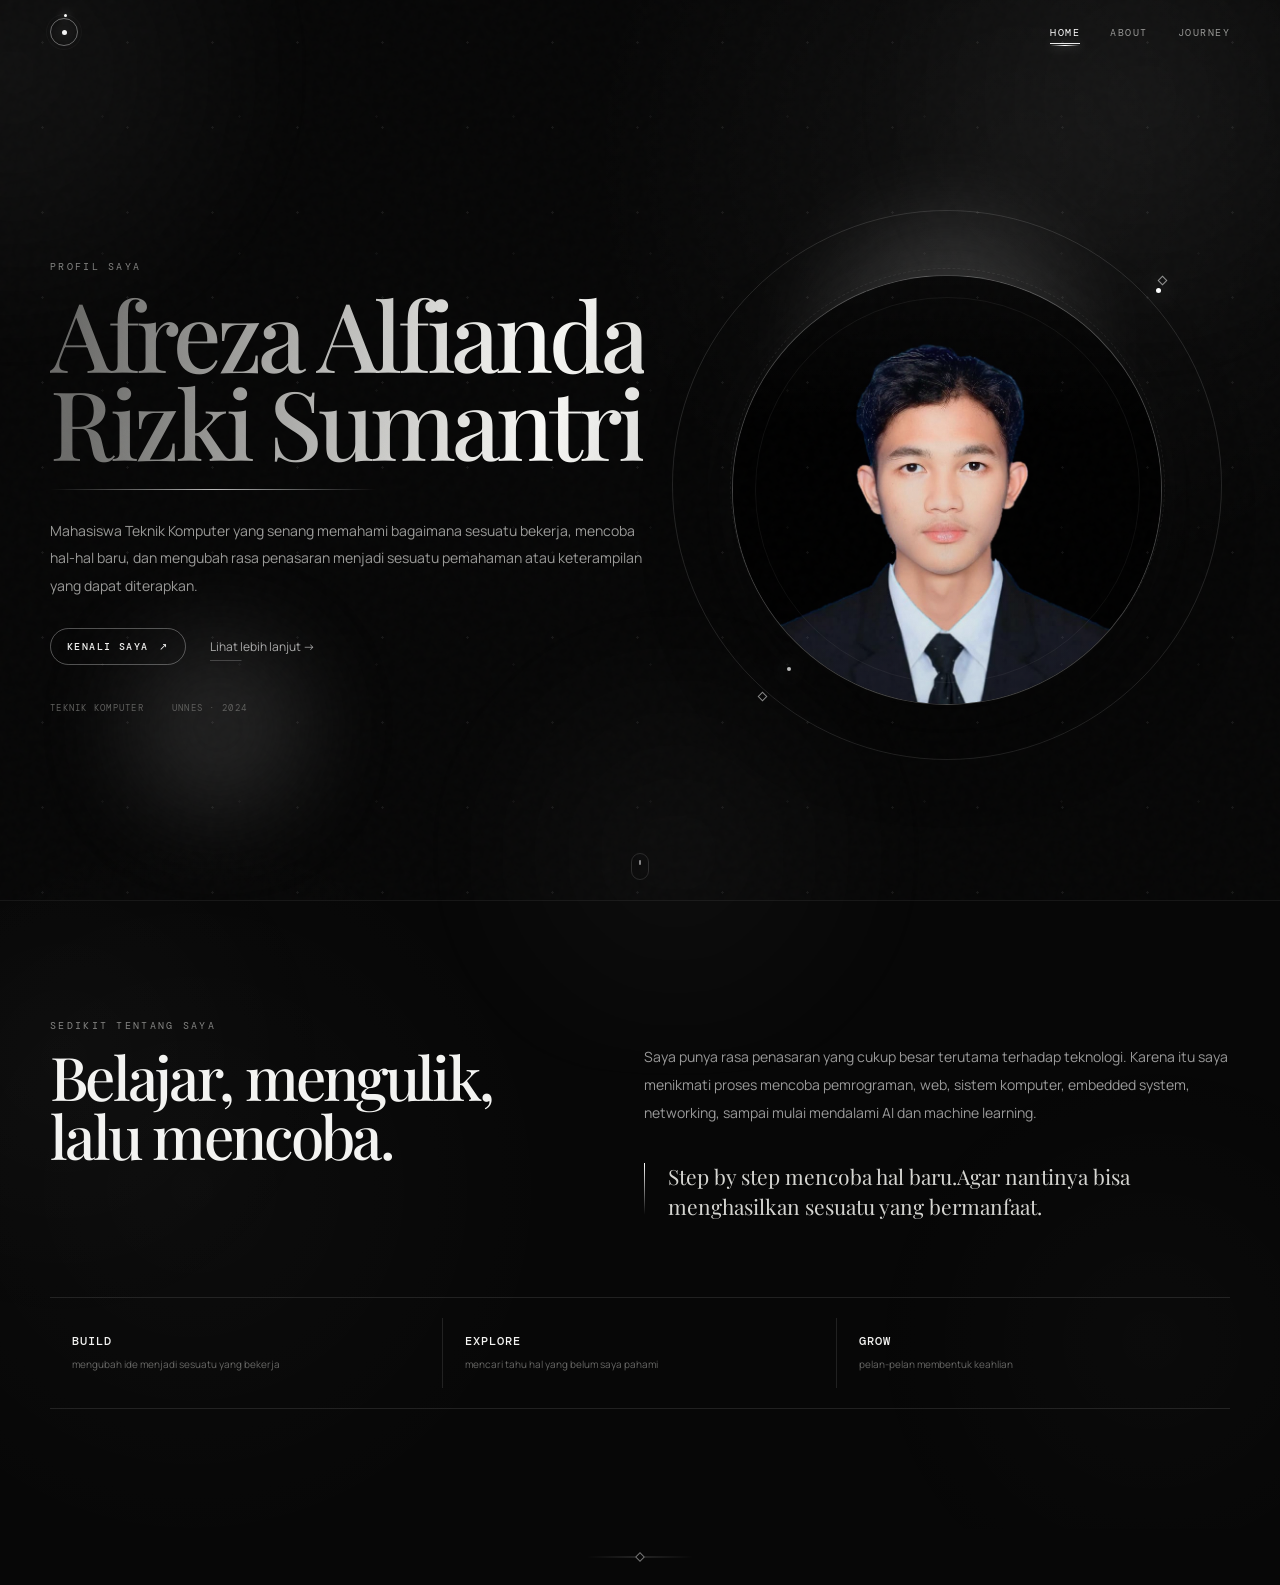
<file: index.html>
<!doctype html>
<html lang="id">
<head>
  <meta charset="UTF-8">
  <meta name="viewport" content="width=device-width, initial-scale=1.0">
  <meta name="description" content="Profil personal Afreza Alfianda Rizki Sumantri — mahasiswa Teknik Komputer.">
  <title>Profil Saya — Afreza Alfianda Rizki Sumantri</title>
  <link rel="stylesheet" href="styles.css">
</head>
<body data-page="home">
  <div class="page-shell">
    <header class="navbar">
      <div class="container nav-inner">
        <a class="brand-mark" href="index.html" aria-label="Profil Saya"><span></span></a>
        <nav class="nav-links" aria-label="Navigasi utama">
          <a data-page="home" href="index.html">Home</a>
          <a data-page="about" href="about.html">About</a>
          <a data-page="journey" href="journey.html">Journey</a>
        </nav>
      </div>
    </header>

    <main>
      <section class="section home-hero">
        <div class="hero-glow hero-glow-a"></div>
        <div class="hero-glow hero-glow-b"></div>
        <div class="container hero-grid">
          <div class="hero-copy">
            <div class="eyebrow reveal-fast">Profil Saya</div>
            <h1 class="display hero-name" aria-label="Afreza Alfianda Rizki Sumantri">
              <span>Afreza Alfianda</span>
              <span>Rizki Sumantri</span>
            </h1>
            <div class="name-sheen" aria-hidden="true"></div>
            <p class="hero-lead reveal-fast">Mahasiswa Teknik Komputer yang senang memahami bagaimana sesuatu bekerja, mencoba hal-hal baru, dan mengubah rasa penasaran menjadi sesuatu pemahaman atau keterampilan yang dapat diterapkan.</p>
            <div class="hero-actions reveal-fast">
              <a class="btn btn-primary magnetic" href="about.html">Kenali Saya <span>↗</span></a>
              <a class="text-link magnetic" href="journey.html">Lihat lebih lanjut <span>→</span></a>
            </div>
            <div class="hero-meta reveal-fast">
              <span>Teknik Komputer</span>
              <span>UNNES · 2024</span>
            </div>
          </div>

          <div class="portrait-stage" aria-label="Foto profil Afreza">
            <div class="portrait-aura"></div>
            <div class="portrait-ring ring-one"></div>
            <div class="portrait-ring ring-two"></div>
            <div class="portrait-spark spark-one"></div>
            <div class="portrait-spark spark-two"></div>
            <div class="portrait-circle">
              <img src="assets/profile-new.jpg" alt="Foto profil Afreza Alfianda Rizki Sumantri">
            </div>
          </div>
        </div>

        <div class="scroll-cue" aria-hidden="true">
          <span></span>
        </div>
      </section>

      <section class="section home-about">
        <div class="container home-about-grid">
          <div class="home-intro reveal">
            <div class="eyebrow">Sedikit tentang saya</div>
            <h2 class="display">Belajar, mengulik, lalu mencoba.</h2>
          </div>
          <div class="about-copy reveal">
            <p>Saya punya rasa penasaran yang cukup besar terutama terhadap teknologi. Karena itu saya menikmati proses mencoba pemrograman, web, sistem komputer, embedded system, networking, sampai mulai mendalami AI dan machine learning.</p>
            <p class="about-note">Step by step mencoba hal baru.Agar nantinya bisa menghasilkan sesuatu yang bermanfaat.</p>
          </div>
        </div>

        <div class="container home-traits">
          <div class="trait reveal"><span class="trait-line"></span><strong>Build</strong><small>mengubah ide menjadi sesuatu yang bekerja</small></div>
          <div class="trait reveal"><span class="trait-line"></span><strong>Explore</strong><small>mencari tahu hal yang belum saya pahami</small></div>
          <div class="trait reveal"><span class="trait-line"></span><strong>Grow</strong><small>pelan-pelan membentuk keahlian</small></div>
        </div>
      </section>
    </main>
    <div class="page-end" aria-hidden="true"></div>
  </div>
  <script src="script.js"></script>
</body>
</html>
</file>
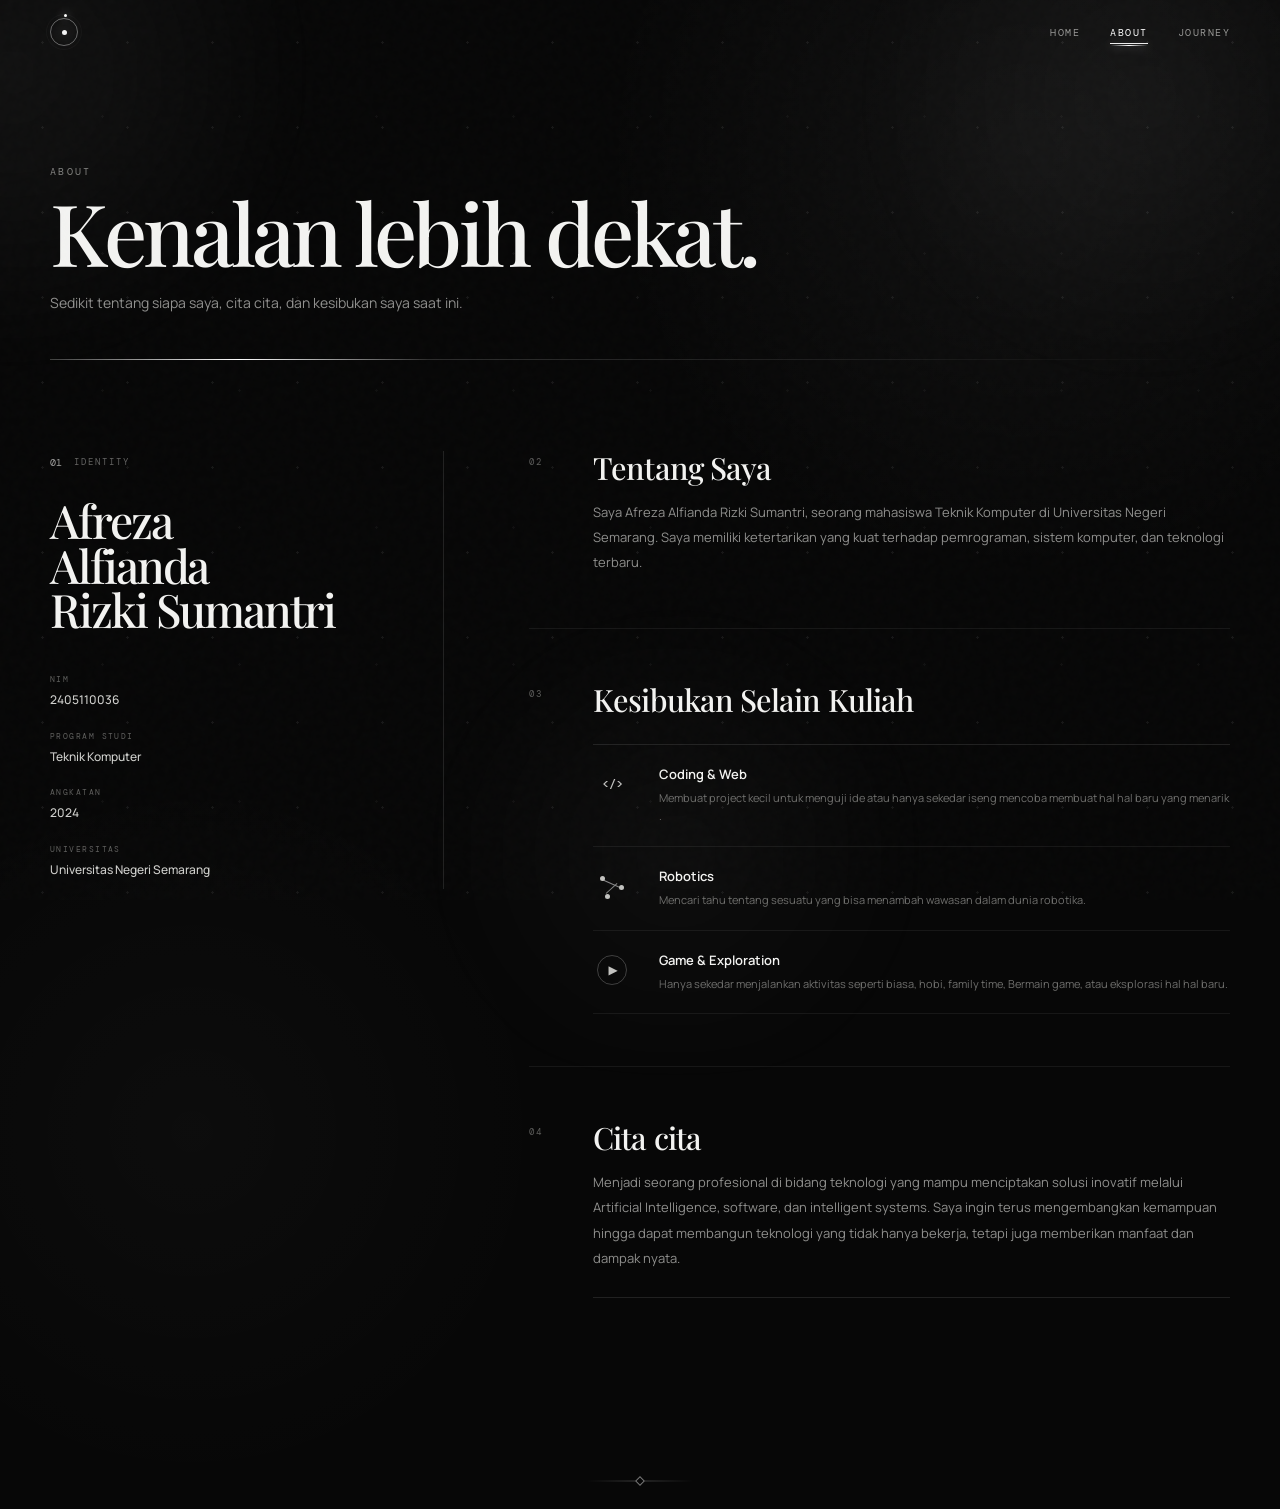
<file: about.html>
<!doctype html>
<html lang="id">
<head>
  <meta charset="UTF-8">
  <meta name="viewport" content="width=device-width, initial-scale=1.0">
  <meta name="description" content="Tentang Afreza Alfianda Rizki Sumantri, mahasiswa Teknik Komputer.">
  <title>About — Afreza Alfianda Rizki Sumantri</title>
  <link rel="stylesheet" href="styles.css">
</head>
<body data-page="about">
  <div class="page-shell">
    <header class="navbar"><div class="container nav-inner">
      <a class="brand-mark" href="index.html" aria-label="Profil Saya"><span></span></a>
      <nav class="nav-links" aria-label="Navigasi utama">
        <a data-page="home" href="index.html">Home</a>
        <a data-page="about" href="about.html">About</a>
        <a data-page="journey" href="journey.html">Journey</a>
      </nav>
    </div></header>

    <main>
      <section class="inner-hero about-hero">
        <div class="container">
          <div class="eyebrow reveal-fast">About</div>
          <h1 class="display reveal-fast">Kenalan lebih dekat.</h1>
          <p class="reveal-fast">Sedikit tentang siapa saya, cita cita, dan kesibukan saya saat ini.</p>
          <div class="rule reveal-fast"></div>
        </div>
      </section>

      <section class="container about-layout">
        <aside class="identity-panel reveal">
          <div class="identity-top">
            <span class="identity-number">01</span>
            <span class="identity-caption">Identity</span>
          </div>
          <h2 class="display">Afreza<br>Alfianda<br>Rizki Sumantri</h2>
          <div class="identity-details">
            <div><small>NIM</small><strong>2405110036</strong></div>
            <div><small>Program Studi</small><strong>Teknik Komputer</strong></div>
            <div><small>Angkatan</small><strong>2024</strong></div>
            <div><small>Universitas</small><strong>Universitas Negeri Semarang</strong></div>
          </div>
        </aside>

        <div class="about-content">
          <article class="editorial-block reveal">
            <span class="section-index">02</span>
            <div>
              <h3>Tentang Saya</h3>
              <p>Saya Afreza Alfianda Rizki Sumantri, seorang mahasiswa Teknik Komputer di Universitas Negeri Semarang. Saya memiliki ketertarikan yang kuat terhadap pemrograman, sistem komputer, dan teknologi terbaru.</p>
            </div>
          </article>

          <article class="editorial-block reveal">
            <span class="section-index">03</span>
            <div>
              <h3>Kesibukan Selain Kuliah</h3>
              <div class="interest-list">
                <div class="interest-row">
                  <div class="interest-icon icon-code" aria-hidden="true"><span>&lt;/&gt;</span></div>
                  <div><h4>Coding & Web</h4><p>Membuat project kecil untuk menguji ide atau hanya sekedar iseng mencoba membuat hal hal baru yang menarik
                    .</p></div>
                </div>
                <div class="interest-row">
                  <div class="interest-icon icon-node" aria-hidden="true"><i></i><i></i><i></i></div>
                  <div><h4>Robotics </h4><p>Mencari tahu tentang sesuatu yang bisa menambah wawasan dalam dunia robotika.</p></div>
                </div>
                <div class="interest-row">
                  <div class="interest-icon icon-play" aria-hidden="true"><span>▶</span></div>
                  <div><h4>Game & Exploration</h4><p>Hanya sekedar menjalankan aktivitas seperti biasa, hobi, family time, Bermain game, atau eksplorasi hal hal baru.</p></div>
                </div>
              </div>
            </div>
          </article>

          <article class="editorial-block reveal focus-block">
            <span class="section-index">04</span>
            <div>
              <h3>Cita cita</h3>
              <p>Menjadi seorang profesional di bidang teknologi yang mampu menciptakan solusi inovatif melalui Artificial Intelligence, software, dan intelligent systems. Saya ingin terus mengembangkan kemampuan hingga dapat membangun teknologi yang tidak hanya bekerja, tetapi juga memberikan manfaat dan dampak nyata.</p>
              <div class="focus-words">
            </div>
          </article>
        </div>
      </section>
    </main>
    <div class="page-end" aria-hidden="true"></div>
  </div>
  <script src="script.js"></script>
</body>
</html>
</file>
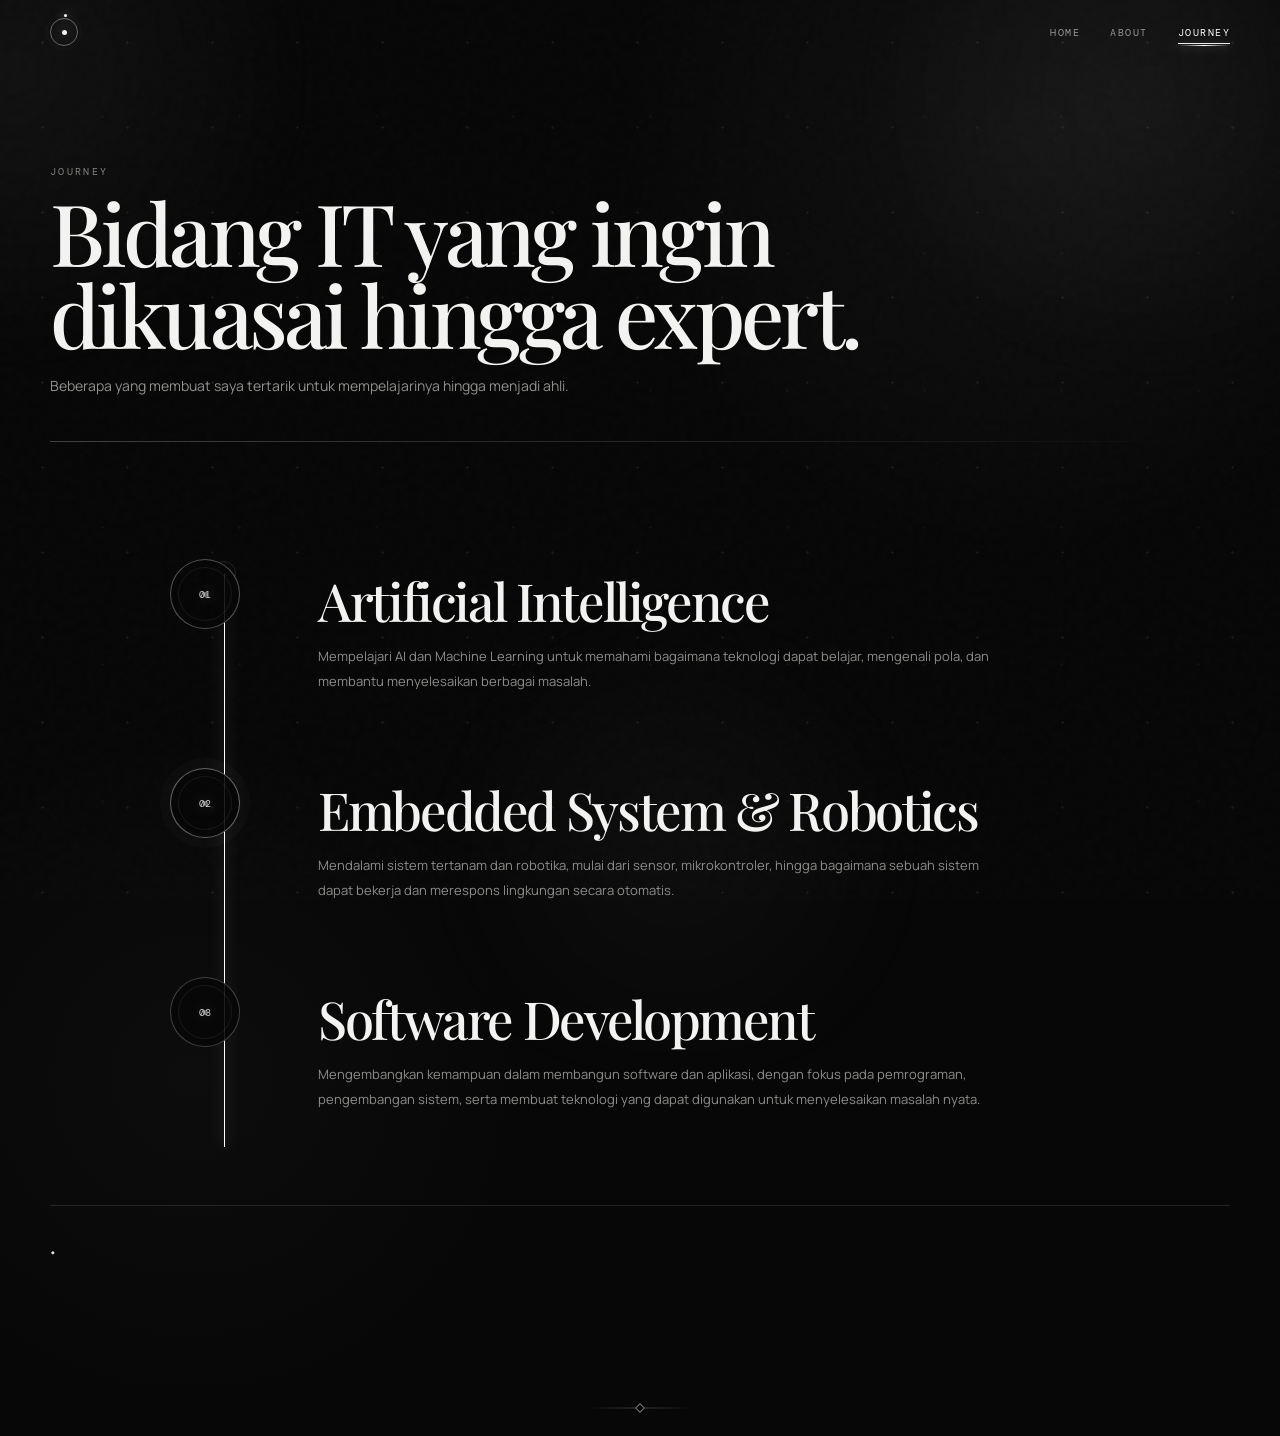
<file: journey.html>
<!doctype html>
<html lang="id">
<head>
  <meta charset="UTF-8">
  <meta name="viewport" content="width=device-width, initial-scale=1.0">
  <meta name="description" content="Journey dan tujuan belajar teknologi Afreza Alfianda Rizki Sumantri.">
  <title>Journey — Afreza Alfianda Rizki Sumantri</title>
  <link rel="stylesheet" href="styles.css">
</head>
<body data-page="journey">
  <div class="page-shell">
    <header class="navbar"><div class="container nav-inner">
      <a class="brand-mark" href="index.html" aria-label="Profil Saya"><span></span></a>
      <nav class="nav-links" aria-label="Navigasi utama">
        <a data-page="home" href="index.html">Home</a>
        <a data-page="about" href="about.html">About</a>
        <a data-page="journey" href="journey.html">Journey</a>
      </nav>
    </div></header>

    <main>
      <section class="inner-hero journey-hero">
        <div class="container">
          <div class="eyebrow reveal-fast">Journey</div>
          <h1 class="display reveal-fast">Bidang IT yang ingin dikuasai hingga expert.</h1>
          <p class="reveal-fast">Beberapa yang membuat saya tertarik untuk mempelajarinya hingga menjadi ahli.</p>
          <div class="rule reveal-fast"></div>
        </div>
      </section>

      <section class="container journey-wrap">
        <div class="journey-track" aria-label="Peta perjalanan belajar">
          <div class="journey-line"><span class="journey-line-run"></span></div>

          <article class="journey-stop reveal">
            <div class="stop-marker"><span>01</span></div>
            <div class="stop-copy">
              <span class="stop-label"></span>
              <h2 class="display">Artificial Intelligence</h2>
              <p>Mempelajari AI dan Machine Learning untuk memahami bagaimana teknologi dapat belajar, mengenali pola, dan membantu menyelesaikan berbagai masalah.</p>
            </div>
          </article>

          <article class="journey-stop reveal">
            <div class="stop-marker"><span>02</span></div>
            <div class="stop-copy">
              <span class="stop-label"></span>
              <h2 class="display">Embedded System & Robotics</h2>
              <p>Mendalami sistem tertanam dan robotika, mulai dari sensor, mikrokontroler, hingga bagaimana sebuah sistem dapat bekerja dan merespons lingkungan secara otomatis.</p>
            </div>
          </article>

          <article class="journey-stop reveal">
            <div class="stop-marker"><span>03</span></div>
            <div class="stop-copy">
              <span class="stop-label"></span>
              <h2 class="display">Software Development</h2>
              <p>Mengembangkan kemampuan dalam membangun software dan aplikasi, dengan fokus pada pemrograman, pengembangan sistem, serta membuat teknologi yang dapat digunakan untuk menyelesaikan masalah nyata.</p>
            </div>
          </article>
        </div>

        <div class="journey-signoff reveal">
          <p>.</p>
          <span></span>
        </div>
      </section>
    </main>
    <div class="page-end" aria-hidden="true"></div>
  </div>
  <script src="script.js"></script>
</body>
</html>
</file>
<file: styles.css>
@import url('https://fonts.googleapis.com/css2?family=DM+Mono:wght@300;400;500&family=Manrope:wght@400;500;600;700&family=Playfair+Display:wght@500;600&display=swap');

:root{
  --bg:#070707;
  --bg-soft:#0b0b0b;
  --text:#f3f3f1;
  --muted:#969694;
  --muted-2:#686866;
  --line:rgba(255,255,255,.105);
  --line-soft:rgba(255,255,255,.065);
  --line-strong:rgba(255,255,255,.24);
  --silver:#d9d9d6;
  --ease:cubic-bezier(.2,.78,.18,1);
}

*{box-sizing:border-box}
html{scroll-behavior:smooth}
body{
  margin:0;
  min-height:100vh;
  overflow-x:hidden;
  color:var(--text);
  background:
    radial-gradient(circle at 80% 10%,rgba(255,255,255,.045),transparent 25%),
    radial-gradient(circle at 15% 75%,rgba(255,255,255,.025),transparent 23%),
    var(--bg);
  font-family:'Manrope',system-ui,-apple-system,BlinkMacSystemFont,'Segoe UI',sans-serif;
}

body::before{
  content:"";
  position:fixed;
  inset:0;
  pointer-events:none;
  z-index:999;
  opacity:.025;
  background-image:url("data:image/svg+xml,%3Csvg viewBox='0 0 160 160' xmlns='http://www.w3.org/2000/svg'%3E%3Cfilter id='noise'%3E%3CfeTurbulence type='fractalNoise' baseFrequency='.75' numOctaves='3' stitchTiles='stitch'/%3E%3C/filter%3E%3Crect width='100%25' height='100%25' filter='url(%23noise)' opacity='.75'/%3E%3C/svg%3E");
}

a{color:inherit;text-decoration:none}
button{font:inherit}

.page-shell{min-height:100vh;position:relative}
.container{width:min(1180px,calc(100% - 64px));margin:0 auto}

.navbar{
  position:fixed;
  inset:0 0 auto;
  z-index:100;
  padding:18px 0;
  transition:padding .35s ease,background .35s ease,backdrop-filter .35s ease;
}
.navbar.scrolled{
  padding:13px 0;
  background:rgba(7,7,7,.72);
  backdrop-filter:blur(18px);
  border-bottom:1px solid var(--line-soft);
}
.nav-inner{display:flex;align-items:center;justify-content:space-between}
.brand-mark{
  width:28px;height:28px;border:1px solid rgba(255,255,255,.36);border-radius:50%;
  display:grid;place-items:center;position:relative;
  transition:transform .5s var(--ease),border-color .5s ease;
}
.brand-mark span{
  width:5px;height:5px;border-radius:50%;background:#f5f5f5;
  box-shadow:0 0 16px rgba(255,255,255,.8);
  animation:softPulse 2.8s ease-in-out infinite;
}
.brand-mark:hover{transform:rotate(90deg);border-color:#fff}
.nav-links{display:flex;align-items:center;gap:30px}
.nav-links a{
  position:relative;
  padding:5px 0;
  color:#979795;
  font:400 10px 'DM Mono',monospace;
  text-transform:uppercase;
  letter-spacing:.15em;
  transition:color .3s ease;
}
.nav-links a::after{
  content:"";
  position:absolute;
  left:0;right:100%;bottom:0;
  height:1px;background:#eee;
  transition:right .4s var(--ease);
}
.nav-links a:hover,.nav-links a.active{color:#fff}
.nav-links a:hover::after,.nav-links a.active::after{right:0}

main{padding-top:70px}
.section{position:relative}
.eyebrow,.stop-label,.section-index,.identity-caption{
  font:400 10px 'DM Mono',monospace;
  letter-spacing:.23em;
  text-transform:uppercase;
}
.eyebrow{color:#838381}
.display{font-family:'Playfair Display',Georgia,serif;font-weight:500;letter-spacing:-.045em}

/* shared reveal */
.reveal,.reveal-fast{opacity:0;transform:translateY(20px)}
.reveal{transition:opacity .85s var(--ease),transform .85s var(--ease)}
.reveal.visible{opacity:1;transform:none}
.reveal-fast{animation:fadeUp .85s var(--ease) forwards}

/* HOME */
.home-hero{min-height:calc(100vh - 70px);display:grid;align-items:center;overflow:hidden}
.hero-grid{display:grid;grid-template-columns:1.04fr .96fr;gap:42px;align-items:center;position:relative;z-index:2}
.hero-copy{padding:72px 0 68px;position:relative}
.hero-name{
  position:relative;
  margin:17px 0 24px;
  max-width:860px;
  font-size:clamp(54px,7.5vw,104px);
  line-height:.91;
  color:#ddd;
}
.hero-name span{
  display:block;
  width:max-content;
  max-width:100%;
  background:linear-gradient(100deg,#6c6c6a 2%,#f8f8f5 32%,#a4a4a2 56%,#fafaf8 77%,#686866 97%);
  background-size:260% 100%;
  -webkit-background-clip:text;
  background-clip:text;
  -webkit-text-fill-color:transparent;
  animation:nameLight 6s ease-in-out infinite;
}
.hero-name span:nth-child(2){animation-delay:1.1s}
.name-sheen{
  width:min(370px,55%);height:1px;margin-top:4px;
  background:linear-gradient(90deg,rgba(255,255,255,0),rgba(255,255,255,.72),rgba(255,255,255,0));
  transform-origin:left center;
  animation:sheen 4.2s ease-in-out infinite;
}
.hero-lead{max-width:610px;margin:27px 0 29px;color:#9a9a98;font-size:14px;line-height:1.95}
.hero-actions{display:flex;align-items:center;gap:24px;flex-wrap:wrap}
.btn{
  display:inline-flex;align-items:center;gap:11px;padding:11px 16px;
  border:1px solid rgba(255,255,255,.3);border-radius:999px;
  font:500 10px 'DM Mono',monospace;letter-spacing:.14em;text-transform:uppercase;
  transition:transform .35s var(--ease),background .35s ease,border-color .35s ease;
}
.btn:hover{transform:translateY(-3px);background:rgba(255,255,255,.06);border-color:rgba(255,255,255,.68)}
.btn span{transition:transform .35s var(--ease)}
.btn:hover span{transform:translate(3px,-2px)}
.text-link{color:#aaa;font-size:12px;position:relative;transition:color .3s ease,transform .35s var(--ease)}
.text-link::after{content:"";position:absolute;left:0;right:0;bottom:-6px;height:1px;background:rgba(255,255,255,.2);transform:scaleX(.3);transform-origin:left;transition:transform .35s var(--ease)}
.text-link:hover{color:#fff;transform:translateX(4px)}
.text-link:hover::after{transform:scaleX(1)}
.hero-meta{display:flex;gap:28px;margin-top:37px;color:#5f5f5d;font:400 9px 'DM Mono',monospace;letter-spacing:.14em;text-transform:uppercase}

.portrait-stage{position:relative;display:grid;place-items:center;min-height:650px;isolation:isolate;padding-top:10px}
.portrait-aura{position:absolute;width:460px;height:460px;border-radius:50%;background:radial-gradient(circle,rgba(255,255,255,.11),rgba(255,255,255,.035) 36%,transparent 69%);filter:blur(14px);animation:auraBreath 5s ease-in-out infinite}
.portrait-ring{position:absolute;border:1px solid rgba(255,255,255,.12);border-radius:50%;pointer-events:none}
.ring-one{width:550px;height:550px;animation:orbitRotate 18s linear infinite}
.ring-two{width:435px;height:435px;border-style:dashed;border-color:rgba(255,255,255,.08);animation:orbitRotateReverse 25s linear infinite}
.portrait-ring::after{content:"";position:absolute;width:5px;height:5px;border-radius:50%;background:#fff;box-shadow:0 0 22px #fff;top:14%;right:11%}
.ring-two::after{top:auto;right:auto;bottom:7%;left:13%;width:4px;height:4px}
.portrait-spark{position:absolute;width:7px;height:7px;border:1px solid #ddd;transform:rotate(45deg);opacity:.65;animation:sparkFloat 3.8s ease-in-out infinite}
.spark-one{top:18%;right:8%}.spark-two{bottom:17%;left:14%;animation-delay:1.4s}
.portrait-circle{
  position:relative;width:min(430px,75vw);aspect-ratio:1;border-radius:50%;overflow:hidden;
  border:1px solid rgba(255,255,255,.22);
  background:radial-gradient(circle at 55% 18%,rgba(255,255,255,.08),rgba(14,14,14,.92) 68%);
  box-shadow:0 30px 80px rgba(0,0,0,.6),0 0 70px rgba(255,255,255,.035);
  display:block;
  animation:portraitFloat 6.5s ease-in-out infinite;
}
.portrait-circle::before{content:"";position:absolute;inset:5%;border-radius:50%;border:1px solid rgba(255,255,255,.06);z-index:2;pointer-events:none}
.portrait-circle::after{content:"";position:absolute;inset:0;background:linear-gradient(180deg,rgba(255,255,255,.035),transparent 38%,rgba(0,0,0,.12));z-index:3;pointer-events:none}
.portrait-circle img{position:absolute;left:50%;top:-12%;width:100%;height:auto;max-width:none;transform:translateX(-50%);filter:none;z-index:1}

.hero-glow{position:absolute;border-radius:50%;pointer-events:none;filter:blur(50px);opacity:.18}
.hero-glow-a{width:230px;height:230px;right:17%;top:19%;background:#fff;animation:glowDrift 8s ease-in-out infinite}
.hero-glow-b{width:180px;height:180px;left:10%;bottom:10%;background:#aaa;animation:glowDrift 10s ease-in-out infinite reverse}
.scroll-cue{position:absolute;bottom:20px;left:50%;transform:translateX(-50%);width:18px;height:27px;border:1px solid rgba(255,255,255,.25);border-radius:999px;opacity:.5}
.scroll-cue span{position:absolute;left:50%;top:6px;width:2px;height:5px;background:#fff;border-radius:2px;transform:translateX(-50%);animation:scrollDot 1.7s ease-in-out infinite}

.home-about{padding:118px 0 120px;border-top:1px solid var(--line-soft)}
.home-about-grid{display:grid;grid-template-columns:.94fr 1.06fr;gap:75px;align-items:start}
.home-about h2{font-size:clamp(38px,4.7vw,64px);line-height:.98;margin:15px 0 0;max-width:560px}
.about-copy{padding-top:24px;max-width:650px;color:#999;font-size:14px;line-height:2}
.about-copy p{margin:0}
.about-note{margin-top:34px!important;color:#d5d5d1;font-family:'Playfair Display',Georgia,serif;font-size:21px;line-height:1.45;max-width:550px;position:relative;padding-left:24px}
.about-note::before{content:"";position:absolute;left:0;top:.1em;width:1px;height:86%;background:linear-gradient(#fff,transparent)}
.home-traits{display:grid;grid-template-columns:repeat(3,1fr);margin-top:75px;border-top:1px solid var(--line);border-bottom:1px solid var(--line)}
.trait{min-height:110px;padding:22px 22px;position:relative;display:flex;flex-direction:column;justify-content:center;gap:7px}
.trait:not(:last-child)::after{content:"";position:absolute;right:0;top:20px;bottom:20px;width:1px;background:var(--line)}
.trait-line{position:absolute;top:-1px;left:22px;width:36px;height:1px;background:#eee;transform-origin:left;transition:width .5s var(--ease)}
.trait:hover .trait-line{width:72px}
.trait strong{font:500 12px 'DM Mono',monospace;letter-spacing:.08em;text-transform:uppercase}
.trait small{color:#676765;font-size:10px;line-height:1.7;max-width:260px}

/* INNER */
.inner-hero{padding:95px 0 56px}
.inner-hero h1{font-size:clamp(54px,6.7vw,92px);line-height:.96;margin:13px 0 17px;max-width:900px}
.inner-hero p{max-width:720px;margin:0;color:#90908e;font-size:14px;line-height:1.9}
.rule{height:1px;margin-top:42px;background:linear-gradient(90deg,rgba(255,255,255,.23),transparent)}

/* ABOUT — editorial, open, no cards */
.about-layout{display:grid;grid-template-columns:.72fr 1.28fr;gap:85px;padding:35px 0 120px}
.identity-panel{position:sticky;top:105px;height:max-content;padding:5px 30px 10px 0;border-right:1px solid var(--line)}
.identity-top{display:flex;align-items:center;gap:12px;color:#666;margin-bottom:29px}
.identity-number{color:#a0a09e;font:400 10px 'DM Mono',monospace}
.identity-caption{font-size:9px;color:#646462}
.identity-panel h2{font-size:clamp(34px,3.6vw,53px);line-height:.97;margin:0 0 42px}
.identity-details{display:grid;gap:21px}
.identity-details div{display:grid;gap:7px}
.identity-details small{color:#5f5f5d;font:400 8px 'DM Mono',monospace;letter-spacing:.18em;text-transform:uppercase}
.identity-details strong{font-size:12px;font-weight:500;line-height:1.55;color:#d0d0cd}
.about-content{display:grid;gap:54px}
.editorial-block{display:grid;grid-template-columns:42px 1fr;gap:22px;align-items:start}
.editorial-block:not(:last-child){padding-bottom:52px;border-bottom:1px solid var(--line-soft)}
.section-index{color:#5d5d5b;font-size:9px;padding-top:5px}
.editorial-block h3{margin:0 0 15px;font:500 clamp(24px,2.4vw,34px)/1.1 'Playfair Display',Georgia,serif;letter-spacing:-.03em}
.editorial-block p{margin:0;color:#8f8f8d;font-size:13px;line-height:1.95;max-width:700px}
.interest-list{margin-top:27px;border-top:1px solid var(--line)}
.interest-row{display:grid;grid-template-columns:48px 1fr;gap:18px;padding:20px 0;border-bottom:1px solid var(--line-soft);transition:transform .45s var(--ease),padding-left .45s var(--ease)}
.interest-row:hover{transform:translateX(8px)}
.interest-row h4{margin:0 0 6px;font-size:13px;font-weight:600}
.interest-row p{font-size:11px;line-height:1.7;color:#6f6f6d;max-width:580px}
.interest-icon{width:38px;height:38px;display:grid;place-items:center;position:relative;color:#c3c3c0}
.icon-code{font:500 12px 'DM Mono',monospace}
.icon-node i{position:absolute;width:5px;height:5px;border-radius:50%;background:#c3c3c0}
.icon-node i:nth-child(1){left:7px;top:9px}.icon-node i:nth-child(2){right:7px;top:18px}.icon-node i:nth-child(3){left:12px;bottom:6px}
.icon-node::before,.icon-node::after{content:"";position:absolute;height:1px;background:#888;transform-origin:left center}
.icon-node::before{left:9px;top:12px;width:19px;transform:rotate(24deg)}
.icon-node::after{left:13px;top:26px;width:15px;transform:rotate(-42deg)}
.icon-scan{border:1px solid rgba(255,255,255,.32);border-radius:10px;width:30px;height:30px;margin:4px}
.icon-scan::before,.icon-scan::after{content:"";position:absolute;background:#c3c3c0}
.icon-scan::before{width:6px;height:1px;top:6px;right:-2px;box-shadow:-17px 17px 0 #c3c3c0}
.icon-scan::after{height:6px;width:1px;right:6px;top:-2px;box-shadow:-17px 17px 0 #c3c3c0}
.icon-play{font-size:12px;border:1px solid rgba(255,255,255,.22);width:30px;height:30px;border-radius:50%;margin:4px}
.icon-play span{transform:translateX(1px)}
.focus-block{padding-bottom:15px!important;border-bottom:0!important}
.focus-words{display:flex;gap:18px;flex-wrap:wrap;margin-top:26px;padding-top:20px;border-top:1px solid var(--line);max-width:700px}
.focus-words span{color:#b7b7b4;font:400 10px 'DM Mono',monospace;letter-spacing:.1em;text-transform:uppercase;position:relative}
.focus-words span:not(:last-child)::after{content:"/";position:absolute;right:-12px;color:#565654}

/* JOURNEY — 3 clean stages */
.journey-wrap{padding:35px 0 120px}
.journey-track{position:relative;max-width:940px;margin:0 auto;padding:10px 0 20px}
.journey-line{position:absolute;left:54px;top:40px;bottom:44px;width:1px;background:linear-gradient(180deg,rgba(255,255,255,.3),rgba(255,255,255,.08))}
.journey-line-run{position:absolute;left:0;top:0;width:1px;height:0;background:#fff;box-shadow:0 0 12px rgba(255,255,255,.5);transition:height 1.4s var(--ease)}
.journey-track.active .journey-line-run{height:100%}
.journey-stop{display:grid;grid-template-columns:110px 1fr;gap:38px;position:relative;padding:16px 0 58px}
.stop-marker{width:70px;height:70px;border-radius:50%;border:1px solid rgba(255,255,255,.23);background:rgba(7,7,7,.9);display:grid;place-items:center;position:relative;z-index:2;transition:transform .5s var(--ease),border-color .5s ease,box-shadow .5s ease}
.stop-marker::before{content:"";position:absolute;inset:7px;border:1px solid rgba(255,255,255,.07);border-radius:50%;transition:transform .5s var(--ease)}
.stop-marker span{font:400 10px 'DM Mono',monospace;color:#ccc}
.journey-stop:hover .stop-marker{transform:translateX(3px) scale(1.05);border-color:#eee;box-shadow:0 0 30px rgba(255,255,255,.08)}
.journey-stop:hover .stop-marker::before{transform:rotate(90deg)}
.stop-copy{padding-top:4px}
.stop-label{font-size:9px;color:#60605e}
.stop-copy h2{font-size:clamp(34px,4.1vw,54px);line-height:.98;margin:12px 0 17px;max-width:680px}
.stop-copy p{margin:0;color:#8d8d8b;font-size:13px;line-height:1.95;max-width:680px}
.journey-stop:nth-child(2) .stop-marker{border-color:rgba(255,255,255,.3)}
.journey-stop:nth-child(3) .stop-marker{border-color:rgba(255,255,255,.38);box-shadow:0 0 0 10px rgba(255,255,255,.018)}
.journey-signoff{border-top:1px solid var(--line);margin-top:14px;padding-top:24px;display:flex;justify-content:space-between;align-items:baseline;gap:20px}
.journey-signoff p{margin:0;font:500 22px/1.4 'Playfair Display',Georgia,serif;color:#d9d9d7}
.journey-signoff span{font:400 9px 'DM Mono',monospace;color:#666;letter-spacing:.12em;text-transform:uppercase}

.page-end{width:min(1180px,calc(100% - 64px));height:56px;margin:0 auto;position:relative}
.page-end::before{content:"";position:absolute;left:50%;top:50%;width:110px;height:1px;background:linear-gradient(90deg,transparent,rgba(255,255,255,.24),transparent);transform:translate(-50%,-50%)}
.page-end::after{content:"";position:absolute;left:50%;top:50%;width:5px;height:5px;border:1px solid #777;transform:translate(-50%,-50%) rotate(45deg);background:var(--bg)}

@keyframes fadeUp{from{opacity:0;transform:translateY(20px)}to{opacity:1;transform:none}}
@keyframes nameLight{0%,100%{background-position:0% 50%}50%{background-position:100% 50%}}
@keyframes sheen{0%,100%{opacity:.2;transform:scaleX(.4)}50%{opacity:.8;transform:scaleX(1)}}
@keyframes portraitFloat{0%,100%{transform:translateY(0)}50%{transform:translateY(-9px)}}
@keyframes auraBreath{0%,100%{transform:scale(.92);opacity:.55}50%{transform:scale(1.04);opacity:.95}}
@keyframes orbitRotate{to{transform:rotate(360deg)}}
@keyframes orbitRotateReverse{to{transform:rotate(-360deg)}}
@keyframes softPulse{0%,100%{transform:scale(.75);opacity:.55}50%{transform:scale(1.18);opacity:1}}
@keyframes sparkFloat{0%,100%{transform:rotate(45deg) translate(0,0);opacity:.35}50%{transform:rotate(45deg) translate(4px,-7px);opacity:.9}}
@keyframes glowDrift{0%,100%{transform:translate(0,0) scale(.92)}50%{transform:translate(-24px,18px) scale(1.08)}}
@keyframes scrollDot{0%{transform:translate(-50%,0);opacity:.2}50%{transform:translate(-50%,7px);opacity:1}100%{transform:translate(-50%,0);opacity:.2}}

@media (max-width:900px){
  .container{width:min(100% - 44px,1180px)}
  .hero-grid,.home-about-grid,.about-layout{grid-template-columns:1fr}
  .hero-copy{padding-bottom:20px}
  .portrait-stage{min-height:530px}
  .ring-one{width:450px;height:450px}.ring-two{width:375px;height:375px}
  .portrait-aura{width:390px;height:390px}
  .portrait-circle{width:min(390px,74vw)}
  .about-layout{gap:52px}
  .identity-panel{position:relative;top:0;border-right:0;border-bottom:1px solid var(--line);padding:0 0 40px}
  .journey-track{max-width:760px}
}

@media (max-width:650px){
  .container{width:min(100% - 28px,1180px)}
  .navbar{padding:14px 0}.nav-links{gap:18px}.nav-links a{font-size:8px}
  main{padding-top:62px}
  .home-hero{min-height:auto;padding-bottom:50px}
  .hero-grid{gap:12px}
  .hero-copy{padding:70px 0 10px}
  .hero-name{font-size:clamp(45px,12.6vw,70px);margin-top:14px}
  .hero-lead{font-size:12px;line-height:1.85;margin:23px 0}
  .hero-meta{font-size:8px;gap:14px;flex-wrap:wrap}
  .portrait-stage{min-height:420px}
  .ring-one{width:350px;height:350px}.ring-two{width:290px;height:290px}
  .portrait-aura{width:300px;height:300px}
  .portrait-circle{width:min(320px,82vw)}
  .portrait-spark{display:none}
  .scroll-cue{display:none}
  .home-about{padding:86px 0 88px}
  .home-about-grid{gap:28px}
  .home-about h2{font-size:clamp(36px,11vw,54px)}
  .about-copy{padding-top:0;font-size:12px}
  .about-note{font-size:18px}
  .home-traits{grid-template-columns:1fr;margin-top:54px}
  .trait{min-height:88px;padding:18px 4px}
  .trait:not(:last-child)::after{right:auto;left:0;top:auto;bottom:0;width:100%;height:1px}
  .trait-line{left:4px}
  .inner-hero{padding:78px 0 45px}
  .inner-hero h1{font-size:clamp(44px,12vw,64px)}
  .inner-hero p{font-size:12px}
  .about-layout{padding-bottom:82px}
  .identity-panel h2{font-size:40px}
  .editorial-block{grid-template-columns:30px 1fr;gap:14px}
  .editorial-block h3{font-size:25px}
  .editorial-block p{font-size:12px}
  .interest-row{grid-template-columns:40px 1fr;gap:13px}
  .focus-words{gap:12px}
  .focus-words span{font-size:8px}
  .focus-words span:not(:last-child)::after{right:-8px}
  .journey-wrap{padding-bottom:85px}
  .journey-line{left:29px;top:39px;bottom:35px}
  .journey-stop{grid-template-columns:62px 1fr;gap:18px;padding-bottom:48px}
  .stop-marker{width:58px;height:58px}
  .stop-copy h2{font-size:clamp(31px,9vw,46px)}
  .stop-copy p{font-size:12px}
  .journey-signoff{display:block}
  .journey-signoff p{font-size:19px}
  .journey-signoff span{display:block;margin-top:10px}
  .page-end{width:calc(100% - 28px)}
}

@media (prefers-reduced-motion:reduce){
  *,*::before,*::after{animation-duration:.01ms!important;animation-iteration-count:1!important;scroll-behavior:auto!important;transition-duration:.01ms!important}
}


/* =========================================================
   MOTION LAYER — visual only; content and photography stay untouched
   ========================================================= */

:root{
  --motion-white:rgba(255,255,255,.88);
  --motion-soft:rgba(255,255,255,.12);
  --motion-faint:rgba(255,255,255,.045);
}

/* Deep ambient light that slowly travels across the site */
body::after{
  content:"";
  position:fixed;
  inset:-20%;
  pointer-events:none;
  z-index:-1;
  background:
    radial-gradient(circle at 15% 20%,rgba(255,255,255,.055),transparent 18%),
    radial-gradient(circle at 78% 22%,rgba(255,255,255,.045),transparent 19%),
    radial-gradient(circle at 52% 82%,rgba(255,255,255,.035),transparent 21%);
  filter:blur(24px);
  animation:ambientDrift 18s ease-in-out infinite alternate;
  opacity:.9;
}

/* Slow horizontal light sweep — almost invisible, gives depth */
.page-shell::before{
  content:"";
  position:fixed;
  left:-35vw;
  top:0;
  width:24vw;
  height:100vh;
  pointer-events:none;
  z-index:5;
  opacity:.08;
  background:linear-gradient(90deg,transparent,rgba(255,255,255,.7),transparent);
  filter:blur(22px);
  transform:skewX(-14deg);
  animation:lightSweep 16s ease-in-out infinite;
}

/* Tiny moving grain / dust field */
.page-shell::after{
  content:"";
  position:fixed;
  inset:0;
  pointer-events:none;
  z-index:4;
  opacity:.18;
  background-image:
    radial-gradient(circle,rgba(255,255,255,.34) 0 1px,transparent 1.4px),
    radial-gradient(circle,rgba(255,255,255,.2) 0 1px,transparent 1.3px);
  background-size:85px 85px,137px 137px;
  background-position:0 0,34px 48px;
  animation:dustDrift 28s linear infinite;
  mix-blend-mode:screen;
}

/* Page entrance */
main{
  animation:pageReveal 1s cubic-bezier(.18,.74,.16,1) both;
}
.navbar{
  animation:navDrop .9s cubic-bezier(.18,.74,.16,1) both;
}

/* Navigation gets a subtle living light */
.nav-links a::before{
  content:"";
  position:absolute;
  left:0;
  bottom:-2px;
  width:0;
  height:1px;
  background:linear-gradient(90deg,transparent,#fff,transparent);
  box-shadow:0 0 10px rgba(255,255,255,.5);
  transition:width .6s var(--ease);
}
.nav-links a:hover::before,
.nav-links a.active::before{width:100%}
.nav-links a:hover{ text-shadow:0 0 14px rgba(255,255,255,.2) }

/* Brand feels less static */
.brand-mark::before{
  content:"";
  position:absolute;
  inset:-5px;
  border-radius:50%;
  border:1px solid rgba(255,255,255,.03);
  animation:brandOrbit 5s linear infinite;
}
.brand-mark::after{
  content:"";
  position:absolute;
  width:3px;height:3px;
  border-radius:50%;
  background:#fff;
  top:-5px;left:50%;
  box-shadow:0 0 10px rgba(255,255,255,.9);
  animation:brandDot 3.5s linear infinite;
}

/* Hero gains a more intentional light field */
.home-hero::before{
  content:"";
  position:absolute;
  inset:7% 0 auto 0;
  height:58%;
  pointer-events:none;
  background:
    linear-gradient(90deg,transparent 0 13%,rgba(255,255,255,.018) 13.05% 13.1%,transparent 13.15% 100%),
    linear-gradient(rgba(255,255,255,.012) 1px,transparent 1px);
  background-size:100% 100%,100% 88px;
  mask-image:linear-gradient(to bottom,rgba(0,0,0,.5),transparent);
  opacity:.55;
  animation:heroGridDrift 14s linear infinite;
}

/* Interactive portrait-stage uses the existing --mx/--my without moving the photo */
.portrait-stage .ring-one{
  transform:translate3d(calc(var(--mx,0px) * .45),calc(var(--my,0px) * .45),0);
}
.portrait-stage .ring-two{
  transform:translate3d(calc(var(--mx,0px) * -.3),calc(var(--my,0px) * -.3),0);
}
.portrait-stage .portrait-aura{
  transform:translate3d(calc(var(--mx,0px) * .18),calc(var(--my,0px) * .18),0);
}

/* Stronger ambient motion without altering portrait content */
.hero-glow-a{animation:glowDrift 8s ease-in-out infinite,glowPulse 5s ease-in-out infinite}
.hero-glow-b{animation:glowDrift 11s ease-in-out infinite reverse,glowPulse 6.5s ease-in-out infinite reverse}

/* Buttons feel tactile */
.btn{
  position:relative;
  overflow:hidden;
  isolation:isolate;
}
.btn::before{
  content:"";
  position:absolute;
  top:-30%;
  left:-15%;
  width:30%;
  height:160%;
  background:linear-gradient(90deg,transparent,rgba(255,255,255,.18),transparent);
  transform:translateX(-180%) skewX(-18deg);
  transition:transform .8s var(--ease);
  pointer-events:none;
}
.btn:hover::before{transform:translateX(520%) skewX(-18deg)}
.btn::after{
  content:"";
  position:absolute;
  inset:0;
  border-radius:inherit;
  box-shadow:inset 0 0 0 1px rgba(255,255,255,0);
  transition:box-shadow .4s ease;
  pointer-events:none;
}
.btn:hover::after{box-shadow:inset 0 0 0 1px rgba(255,255,255,.08)}

/* Home about section has depth without cards */
.home-about::before{
  content:"";
  position:absolute;
  inset:0;
  background:
    radial-gradient(circle at 5% 25%,rgba(255,255,255,.025),transparent 21%),
    radial-gradient(circle at 90% 70%,rgba(255,255,255,.018),transparent 24%);
  pointer-events:none;
  animation:sectionBreathe 9s ease-in-out infinite alternate;
}
.trait{
  overflow:hidden;
  transition:transform .5s var(--ease),background .5s ease;
}
.trait::before{
  content:"";
  position:absolute;
  left:0;right:0;bottom:0;
  height:100%;
  background:linear-gradient(180deg,transparent,rgba(255,255,255,.025));
  transform:translateY(102%);
  transition:transform .55s var(--ease);
  pointer-events:none;
}
.trait:hover{transform:translateY(-5px)}
.trait:hover::before{transform:translateY(0)}
.trait strong{transition:letter-spacing .45s var(--ease),color .45s ease}
.trait:hover strong{letter-spacing:.15em;color:#fff}

/* About page: editorial elements animate independently */
.about-hero .rule{
  position:relative;
  overflow:hidden;
}
.about-hero .rule::after{
  content:"";
  position:absolute;
  left:0;top:0;height:1px;width:32%;
  background:linear-gradient(90deg,transparent,#fff,transparent);
  animation:ruleTravel 5.5s ease-in-out infinite;
}
.identity-panel{
  transition:transform .6s var(--ease),border-color .4s ease;
}
.identity-panel:hover{
  transform:translateX(4px);
  border-color:rgba(255,255,255,.18);
}
.identity-details div{
  position:relative;
  padding-left:0;
  transition:transform .45s var(--ease);
}
.identity-details div::before{
  content:"";
  position:absolute;
  left:-18px;
  top:2px;
  width:2px;height:12px;
  background:linear-gradient(#fff,transparent);
  opacity:0;
  transform:scaleY(.4);
  transform-origin:top;
  transition:opacity .4s ease,transform .45s var(--ease);
}
.identity-details div:hover{transform:translateX(6px)}
.identity-details div:hover::before{opacity:.7;transform:scaleY(1)}

.editorial-block{
  position:relative;
}
.editorial-block > div{
  transition:transform .55s var(--ease);
}
.editorial-block:hover > div{transform:translateX(4px)}
.section-index{
  transition:color .4s ease,text-shadow .4s ease,transform .45s var(--ease);
}
.editorial-block:hover .section-index{
  color:#fff;
  text-shadow:0 0 14px rgba(255,255,255,.25);
  transform:translateY(-2px);
}

.interest-row{
  position:relative;
  overflow:hidden;
}
.interest-row::before{
  content:"";
  position:absolute;
  left:0;
  bottom:0;
  height:1px;
  width:100%;
  background:linear-gradient(90deg,transparent,rgba(255,255,255,.45),transparent);
  transform:translateX(-105%);
  transition:transform .8s var(--ease);
}
.interest-row:hover::before{transform:translateX(105%)}
.interest-icon{
  transition:transform .55s var(--ease),color .4s ease;
}
.interest-row:hover .interest-icon{
  transform:translateY(-3px) rotate(-4deg);
  color:#fff;
}
.interest-row:hover h4{text-shadow:0 0 12px rgba(255,255,255,.13)}

.focus-words span{
  transition:color .35s ease,text-shadow .35s ease,transform .4s var(--ease);
}
.focus-words span:hover{
  color:#fff;
  text-shadow:0 0 12px rgba(255,255,255,.22);
  transform:translateY(-2px);
}

/* Journey: make the route feel like a living path, not a static line */
.journey-wrap{
  position:relative;
}
.journey-track::before{
  content:"";
  position:absolute;
  left:54px;
  top:40px;
  width:22px;height:22px;
  border-radius:50%;
  border:1px solid rgba(255,255,255,.1);
  transform:translate(-50%,-50%);
  animation:routePulse 3.5s ease-in-out infinite;
}
.journey-line-run{
  box-shadow:0 0 15px rgba(255,255,255,.55),0 0 32px rgba(255,255,255,.12);
}
.journey-stop{
  transition:transform .55s var(--ease);
}
.journey-stop:hover{transform:translateX(7px)}
.stop-marker{
  overflow:visible;
}
.stop-marker::after{
  content:"";
  position:absolute;
  width:5px;height:5px;
  border-radius:50%;
  background:#fff;
  box-shadow:0 0 14px rgba(255,255,255,.75);
  opacity:.4;
  animation:markerBlink 2.8s ease-in-out infinite;
}
.journey-stop:nth-child(2) .stop-marker::after{animation-delay:.7s}
.journey-stop:nth-child(3) .stop-marker::after{animation-delay:1.35s}
.journey-stop:hover .stop-marker{
  box-shadow:0 0 0 8px rgba(255,255,255,.02),0 0 36px rgba(255,255,255,.1);
}
.stop-copy h2{
  transition:transform .55s var(--ease),text-shadow .5s ease;
}
.journey-stop:hover .stop-copy h2{
  transform:translateX(5px);
  text-shadow:0 0 26px rgba(255,255,255,.08);
}
.journey-signoff{
  position:relative;
  overflow:hidden;
}
.journey-signoff::after{
  content:"";
  position:absolute;
  left:-25%;
  bottom:0;
  width:25%;
  height:1px;
  background:linear-gradient(90deg,transparent,#fff,transparent);
  animation:signoffTravel 6s ease-in-out infinite;
}
.page-end{
  animation:endPulse 4s ease-in-out infinite;
}

/* Pointer light — inserted by script only on fine pointers */
.cursor-glow{
  position:fixed;
  width:220px;height:220px;
  border-radius:50%;
  pointer-events:none;
  z-index:3;
  background:radial-gradient(circle,rgba(255,255,255,.055),transparent 65%);
  filter:blur(1px);
  transform:translate(-50%,-50%);
  opacity:0;
  transition:opacity .4s ease;
}
.cursor-dot{
  position:fixed;
  width:6px;height:6px;
  border-radius:50%;
  pointer-events:none;
  z-index:101;
  background:#fff;
  box-shadow:0 0 14px rgba(255,255,255,.6);
  transform:translate(-50%,-50%);
  opacity:0;
  transition:opacity .25s ease,transform .18s ease;
}
body.cursor-active .cursor-glow,
body.cursor-active .cursor-dot{opacity:1}

/* Scroll progress */
.scroll-progress{
  position:fixed;
  top:0;left:0;
  height:1px;
  width:0;
  z-index:120;
  background:linear-gradient(90deg,transparent,#fff 35%,#a9a9a7 70%,transparent);
  box-shadow:0 0 9px rgba(255,255,255,.5);
  pointer-events:none;
}

/* Soft transition when moving between pages */
body.page-leaving main,
body.page-leaving .navbar{
  opacity:0;
  transform:translateY(-8px);
  transition:opacity .28s ease,transform .28s ease;
}

/* Keyframes */
@keyframes ambientDrift{
  0%{transform:translate3d(-2%,0,0) scale(1)}
  50%{transform:translate3d(2%,-1.5%,0) scale(1.05)}
  100%{transform:translate3d(-1%,2%,0) scale(1.02)}
}
@keyframes lightSweep{
  0%{transform:translateX(0) skewX(-14deg);opacity:0}
  12%,78%{opacity:.08}
  100%{transform:translateX(520vw) skewX(-14deg);opacity:0}
}
@keyframes dustDrift{
  from{transform:translate3d(0,0,0)}
  to{transform:translate3d(85px,-65px,0)}
}
@keyframes pageReveal{
  from{opacity:0;transform:translateY(8px)}
  to{opacity:1;transform:none}
}
@keyframes navDrop{
  from{opacity:0;transform:translateY(-10px)}
  to{opacity:1;transform:none}
}
@keyframes brandOrbit{
  to{transform:rotate(360deg)}
}
@keyframes brandDot{
  to{transform:rotate(360deg) translateX(13px) rotate(-360deg)}
}
@keyframes heroGridDrift{
  from{background-position:0 0,0 0}
  to{background-position:0 0,0 -88px}
}
@keyframes glowPulse{
  0%,100%{opacity:.12}
  50%{opacity:.25}
}
@keyframes sectionBreathe{
  from{opacity:.55;transform:scale(1)}
  to{opacity:1;transform:scale(1.03)}
}
@keyframes ruleTravel{
  0%,100%{transform:translateX(-110%)}
  50%{transform:translateX(310%)}
}
@keyframes routePulse{
  0%,100%{box-shadow:0 0 0 0 rgba(255,255,255,0)}
  50%{box-shadow:0 0 0 10px rgba(255,255,255,.025)}
}
@keyframes markerBlink{
  0%,100%{transform:scale(.6);opacity:.25}
  50%{transform:scale(1.4);opacity:1}
}
@keyframes signoffTravel{
  0%,100%{transform:translateX(-10vw);opacity:0}
  20%{opacity:.6}
  70%{opacity:.35}
  100%{transform:translateX(520%);opacity:0}
}

@media (max-width:900px){
  .page-shell::before{display:none}
  body::after{inset:-25%;opacity:.65}
  .cursor-glow,.cursor-dot{display:none}
  .hero-grid{gap:28px}
}
@media (max-width:650px){
  .page-shell::after{opacity:.1}
  body::after{opacity:.45}
  .hero-grid{gap:10px}
}
@media (prefers-reduced-motion:reduce){
  body::after,.page-shell::before,.page-shell::after,.navbar,main,.hero-glow-a,.hero-glow-b,
  .brand-mark::before,.brand-mark::after,.home-hero::before,.about-hero .rule::after,
  .journey-track::before,.journey-signoff::after,.page-end{animation:none!important}
  .cursor-glow,.cursor-dot{display:none!important}
}
</file>
